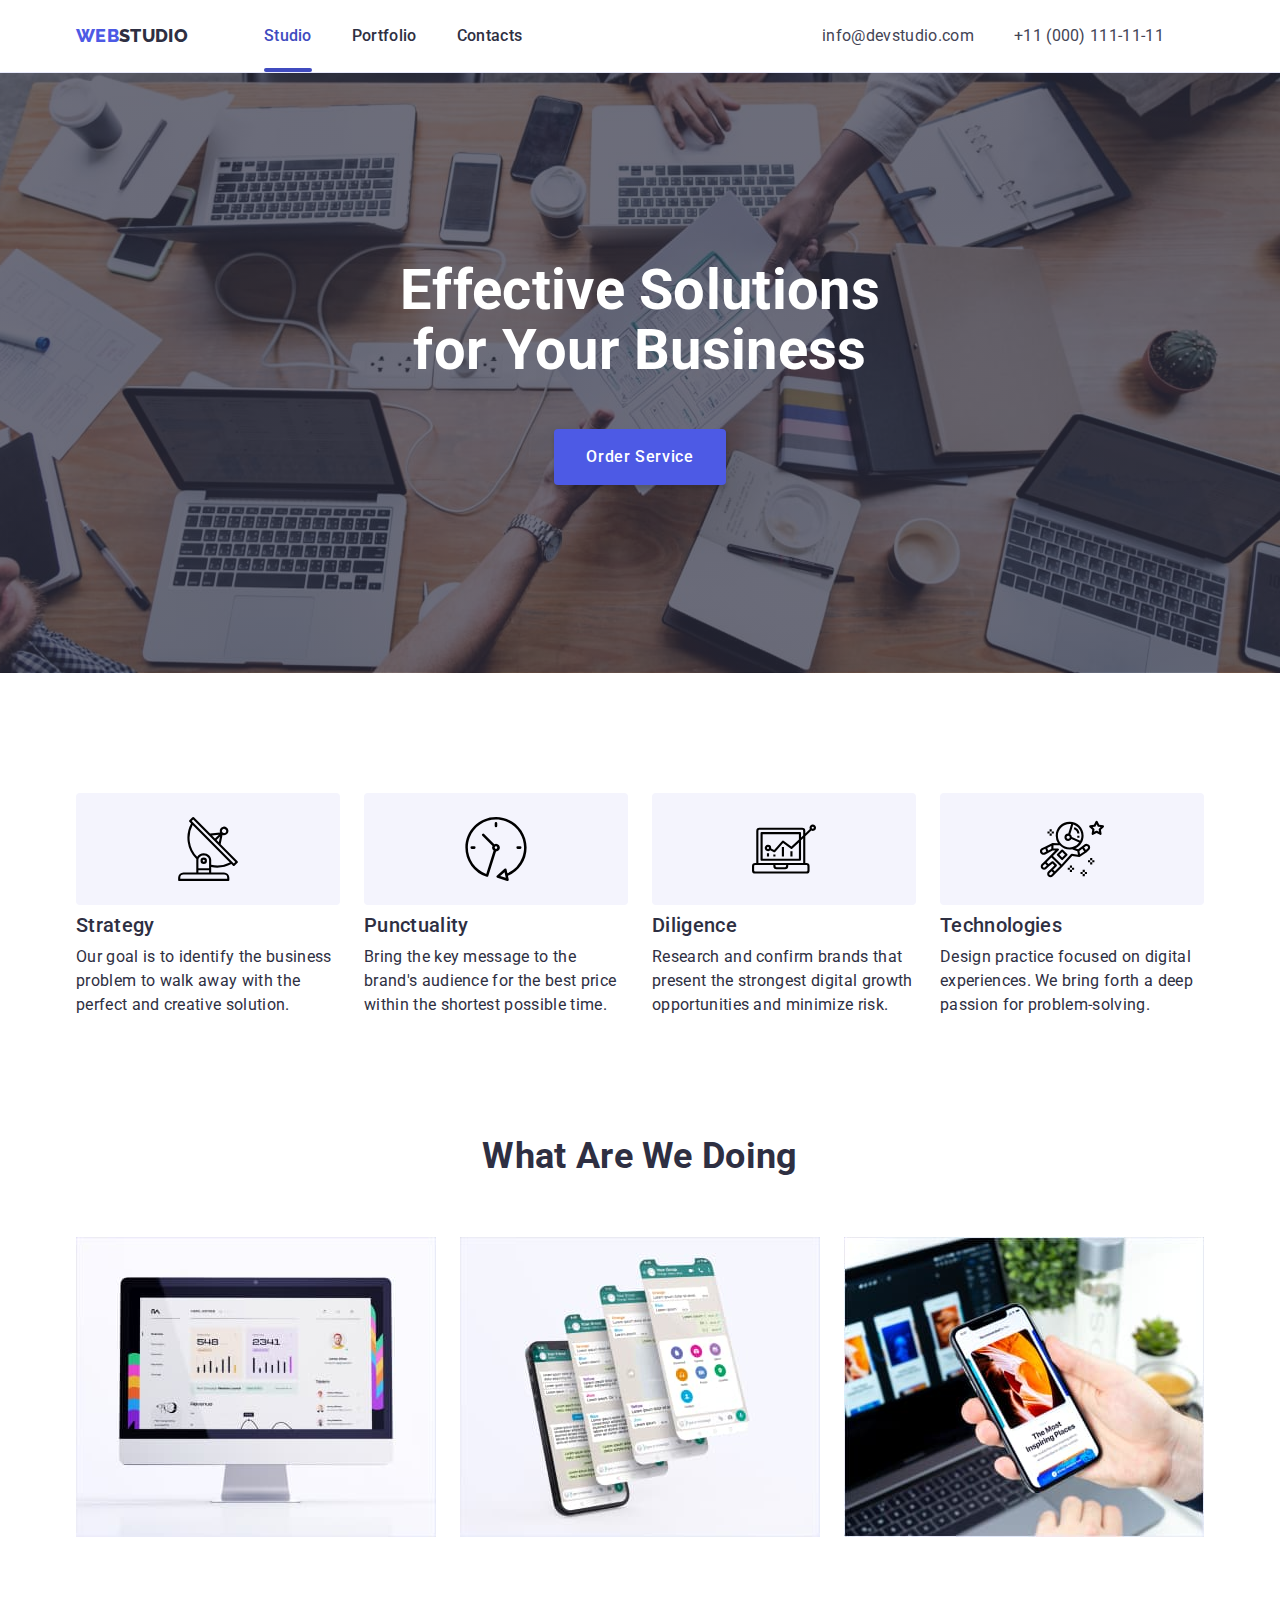
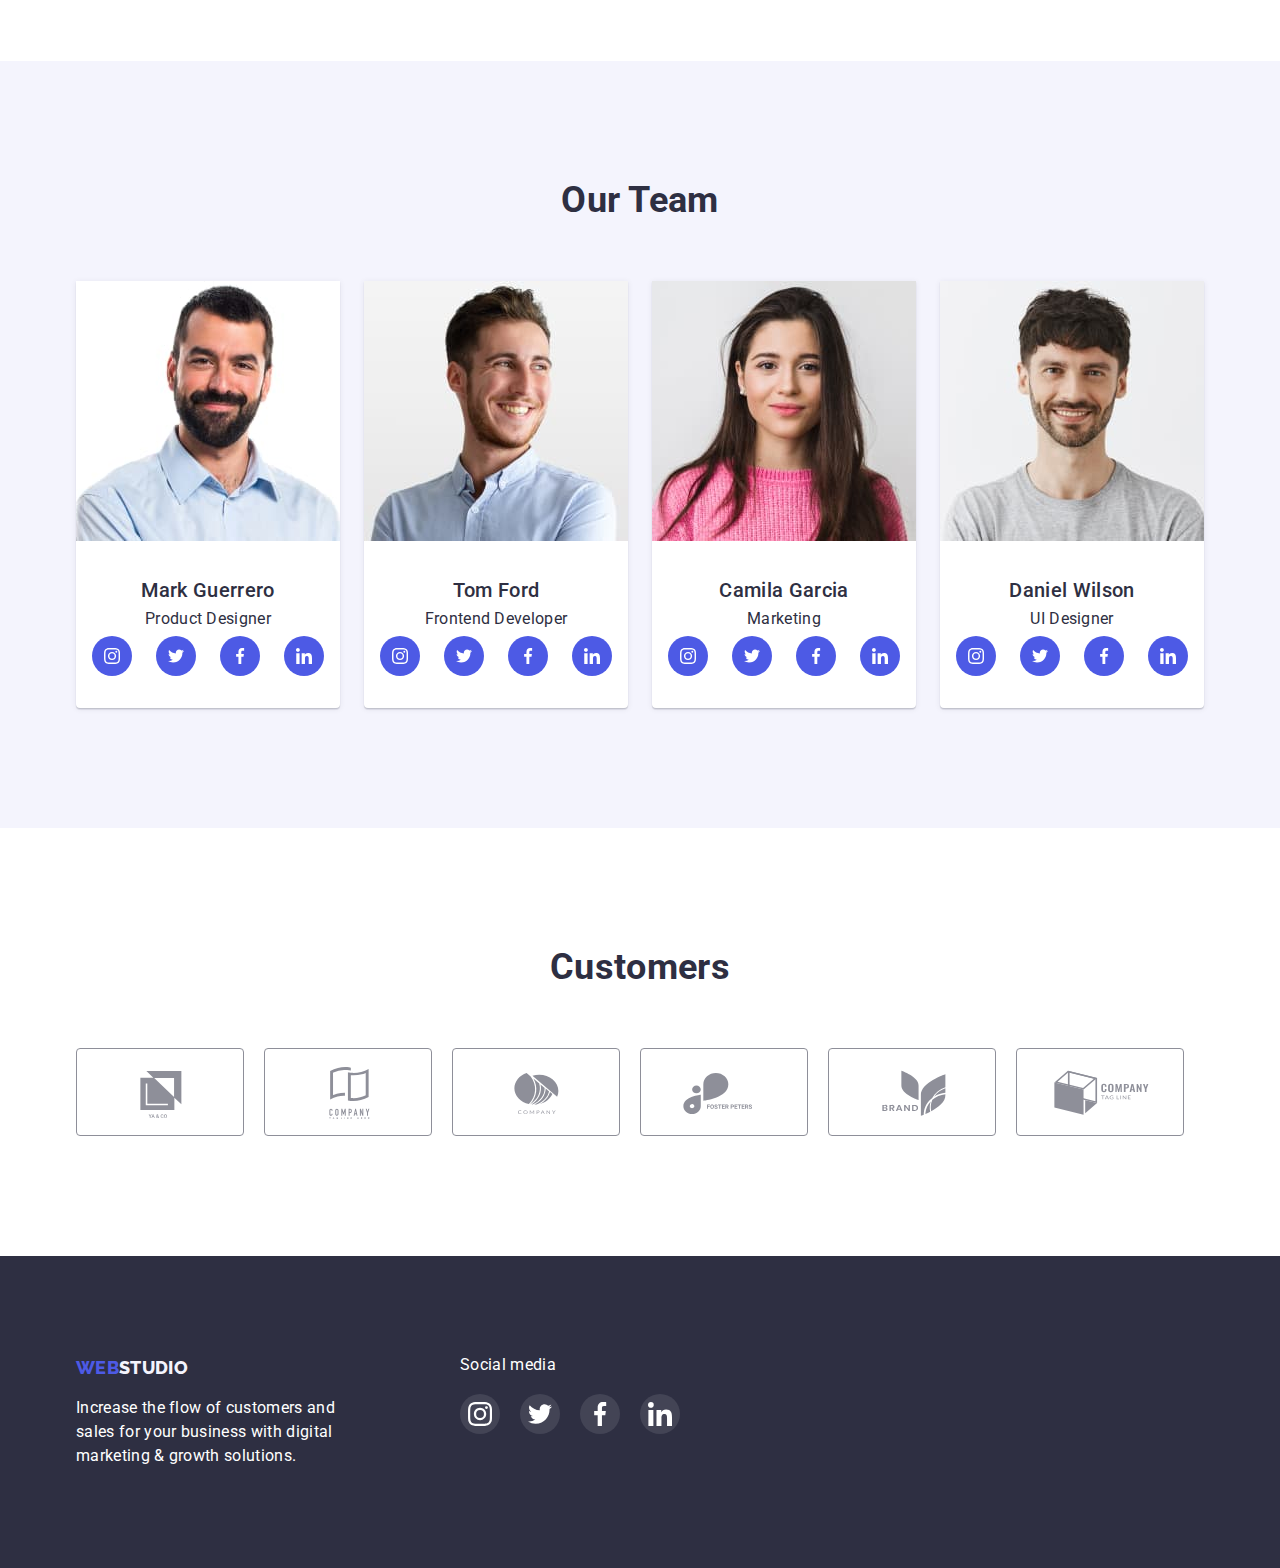
<file: index.html>
<!DOCTYPE html>
<html lang="en">

<head>
    <meta charset="UTF-8">
    <meta http-equiv="X-UA-Compatible" content="IE=edge">
    <meta name="viewport" content="width=device-width, initial-scale=1.0">
    <title>WebStudio</title>
    <link rel="stylesheet" href="https://cdn.jsdelivr.net/npm/modern-normalize@1.1.0/modern-normalize.min.css">
    <link rel="stylesheet" href="./css/styles.css">
    <link rel="preconnect" href="https://fonts.googleapis.com">
    <link rel="preconnect" href="https://fonts.gstatic.com" crossorigin>
    <link
        href="https://fonts.googleapis.com/css2?family=Raleway:wght@800&family=Roboto:wght@400;500;700;900&display=swap"
        rel="stylesheet">
</head>

<body>

    <!-- header -->

    <header>
        <div class="container header-div">
            <a class="logo point" href="./index.html">Web<span class="header-logo">Studio</span></a>
            <nav>
                <ul class="menu-list">
                    <li class="menu-items point">
                        <a class="menu-link current point" href="./index.html">Studio</a>
                    </li>

                    <li class="menu-items point">
                        <a class="menu-link point" href="./portfolio.html">Portfolio</a>
                    </li>

                    <li class="menu-items point">
                        <a class="menu-link point" href="#">Contacts</a>
                    </li>
                </ul>
            </nav>

            <address class="contact">
                <ul class="contact-list">
                    <li class="contact-items point">
                        <a class="contact-link point" href="mailto:info@devstudio.com">info@devstudio.com
                        </a>
                    </li>
                    <li class="contact-items point">
                        <a class="contact-link point" href="tel:+110001111111">+11 (000)
                            111-11-11
                        </a>
                    </li>
                </ul>
            </address>
        </div>

    </header>
    <main>

        <!-- hero -->

        <section class="hero">
            <div class="container">
                <h1 class="hero-title">Effective Solutions
                    for Your Business
                </h1>
                <button data-modal-open class="hero-btn" type="button">Order Service</button>
            </div>
        </section>


        <!-- quality -->

        <section class="section quality">
            <div class="container">
                <ul class="quality-list">
                    <li class="quality-items point">
                        <div class="svg">
                            <svg class="quality-img" width="64" height="64">
                                <use href="./images/icons.svg#icon-antenna"></use>
                            </svg>
                        </div>
                        <h3 class="text-title quality-title">Strategy</h3>
                        <p class="text">Our goal is to identify the business
                            problem to walk away with the perfect and creative solution.
                        </p>
                    </li>
                    <li class="quality-items point">
                        <div class="svg">
                            <svg class="quality-img" width="64" height="64">
                                <use href="./images/icons.svg#icon-clock"></use>
                            </svg>
                        </div>
                        <h3 class="text-title quality-title">Punctuality</h3>
                        <p class="text">Bring the key message to the brand's audience for the best price within the
                            shortest
                            possible
                            time.
                        </p>
                    </li>
                    <li class="quality-items point">
                        <div class="svg">
                            <svg class="quality-img" width="64" height="64">
                                <use href="./images/icons.svg#icon-diagram"></use>
                            </svg>
                        </div>
                        <h3 class="text-title quality-title">Diligence</h3>
                        <p class="text">Research and confirm brands that present the strongest digital growth
                            opportunities
                            and minimize
                            risk.
                        </p>
                    </li>
                    <li class="quality-items point">
                        <div class="svg">
                            <svg class="quality-img" width="64" height="64">
                                <use href="./images/icons.svg#icon-astronaut"></use>
                            </svg>
                        </div>
                        <h3 class="text-title quality-title">Technologies</h3>
                        <p class="text">Design practice focused on digital experiences. We bring forth a deep passion
                            for
                            problem-solving.
                        </p>
                    </li>
                </ul>
            </div>
        </section>



        <!-- specialization -->

        <section class="section specialization">
            <div class="container">
                <h2 class="section-title">What are we doing</h2>
                <ul class="specialization-list point">
                    <li class="specialization-items">
                        <img src="./images/desktop-computer.jpg" alt="desktop computer" width="360">
                    </li>
                    <li class="specialization-items">
                        <img src="./images/phone-screens.jpg" alt="phone screens" width="360">
                    </li>
                    <li class="specialization-items">
                        <img src="./images/phone-pc.jpg" alt="phone and PC connection" width="360">
                    </li>
                </ul>
            </div>
        </section>



        <!-- team -->

        <section class="section team">
            <div class="container">
                <h2 class="section-title">Our Team</h2>

                <ul class="team-list point">

                    <li class="team-items">
                        <img src="./images/photo-mark.jpg" alt="photo Mark" width="264">
                        <div class="wrap">
                            <h3 class="text-title">Mark Guerrero</h3>
                            <p class="team-text">Product Designer</p>
                            <ul class="team-contacts-list">
                                <li class="team-contacts point">
                                    <a href="https://www.instagram.com/" target="_blank"
                                        class="team-contacts-link" aria-label="Instagram">
                                        <svg class="team-contacts-icon" width="16px" height="16px">
                                            <use href="./images/icons.svg#icon-inst"></use>
                                        </svg>
                                    </a>
                                </li>
                                <li class="team-contacts point">
                                    <a href="https://twitter.com/" target="_blank"
                                        class="team-contacts-link" aria-label="Twitter">
                                        <svg class="team-contacts-icon" width="16px" height="16px">
                                            <use href="./images/icons.svg#icon-twt"></use>
                                        </svg>
                                    </a>
                                </li>
                                <li class="team-contacts point">
                                    <a href="https://www.facebook.com/" target="_blank"
                                        class="team-contacts-link" aria-label="Facebook">
                                        <svg class="team-contacts-icon" width="16px" height="16px">
                                            <use href="./images/icons.svg#icon-fb"></use>
                                        </svg>
                                    </a>
                                </li>
                                <li class="team-contacts point">
                                    <a href="https://www.linkedin.com/" target="_blank"
                                        class="team-contacts-link" aria-label="Linkedin">
                                        <svg class="team-contacts-icon" width="16px" height="16px">
                                            <use href="./images/icons.svg#icon-ld"></use>
                                        </svg>
                                    </a>
                                </li>
                            </ul>
                        </div>

                    </li>
                    <li class="team-items">
                        <img src="./images/photo-tom.jpg" alt="photo Tom" width="264">
                        <div class="wrap">
                            <h3 class="text-title">Tom Ford</h3>
                            <p class="team-text">Frontend Developer</p>
                            <ul class="team-contacts-list">
                                <li class="team-contacts point">
                                    <a href="https://www.instagram.com/" target="_blank"
                                        class="team-contacts-link" aria-label="Instagram">
                                        <svg class="team-contacts-icon" width="16px" height="16px">
                                            <use href="./images/icons.svg#icon-inst"></use>
                                        </svg>
                                    </a>
                                </li>
                                <li class="team-contacts point">
                                    <a href="https://twitter.com/" target="_blank"
                                        class="team-contacts-link" aria-label="Twitter">
                                        <svg class="team-contacts-icon" width="16px" height="16px">
                                            <use href="./images/icons.svg#icon-twt"></use>
                                        </svg>
                                    </a>
                                </li>
                                <li class="team-contacts point">
                                    <a href="https://www.facebook.com/" target="_blank"
                                        class="team-contacts-link" aria-label="Facebook">
                                        <svg class="team-contacts-icon" width="16px" height="16px">
                                            <use href="./images/icons.svg#icon-fb"></use>
                                        </svg>
                                    </a>
                                </li>
                                <li class="team-contacts point">
                                    <a href="https://www.linkedin.com/" target="_blank"
                                        class="team-contacts-link" aria-label="Linkedin">
                                        <svg class="team-contacts-icon" width="16px" height="16px">
                                            <use href="./images/icons.svg#icon-ld"></use>
                                        </svg>
                                    </a>
                                </li>
                            </ul>
                        </div>

                    </li>
                    <li class="team-items">
                        <img src="./images/photo-camila.jpg" alt="photo Camila" width="264">
                        <div class="wrap">
                            <h3 class="text-title">Camila Garcia</h3>
                            <p class="team-text">Marketing</p>
                            <ul class="team-contacts-list">
                                <li class="team-contacts point">
                                    <a href="https://www.instagram.com/" target="_blank"
                                        class="team-contacts-link" aria-label="Instagram">
                                        <svg class="team-contacts-icon" width="16px" height="16px">
                                            <use href="./images/icons.svg#icon-inst"></use>
                                        </svg>
                                    </a>
                                </li>
                                <li class="team-contacts point">
                                    <a href="https://twitter.com/" target="_blank"
                                        class="team-contacts-link" aria-label="Twitter">
                                        <svg class="team-contacts-icon" width="16px" height="16px">
                                            <use href="./images/icons.svg#icon-twt"></use>
                                        </svg>
                                    </a>
                                </li>
                                <li class="team-contacts point">
                                    <a href="https://www.facebook.com/" target="_blank"
                                        class="team-contacts-link" aria-label="Facebook">
                                        <svg class="team-contacts-icon" width="16px" height="16px">
                                            <use href="./images/icons.svg#icon-fb"></use>
                                        </svg>
                                    </a>
                                </li>
                                <li class="team-contacts point">
                                    <a href="https://www.linkedin.com/" target="_blank"
                                        class="team-contacts-link" aria-label="Linkedin">
                                        <svg class="team-contacts-icon" width="16px" height="16px">
                                            <use href="./images/icons.svg#icon-ld"></use>
                                        </svg>
                                    </a>
                                </li>
                            </ul>
                        </div>

                    </li>
                    <li class="team-items">
                        <img src="./images/photo-daniel.jpg" alt="photo Daniel" width="264">
                        <div class="wrap">
                            <h3 class="text-title">Daniel Wilson</h3>
                            <p class="team-text">UI Designer</p>
                            <ul class="team-contacts-list">
                                <li class="team-contacts point">
                                    <a href="https://www.instagram.com/" target="_blank"
                                        class="team-contacts-link" aria-label="Instagram">
                                        <svg class="team-contacts-icon" width="16px" height="16px">
                                            <use href="./images/icons.svg#icon-inst"></use>
                                        </svg>
                                    </a>
                                </li>
                                <li class="team-contacts point">
                                    <a href="https://twitter.com/" target="_blank"
                                        class="team-contacts-link" aria-label="Twitter">
                                        <svg class="team-contacts-icon" width="16px" height="16px">
                                            <use href="./images/icons.svg#icon-twt"></use>
                                        </svg>
                                    </a>
                                </li>
                                <li class="team-contacts point">
                                    <a href="https://www.facebook.com/" target="_blank"
                                        class="team-contacts-link" aria-label="Facebook">
                                        <svg class="team-contacts-icon" width="16px" height="16px">
                                            <use href="./images/icons.svg#icon-fb"></use>
                                        </svg>
                                    </a>
                                </li>
                                <li class="team-contacts point">
                                    <a href="https://www.linkedin.com/" target="_blank"
                                        class="team-contacts-link" aria-label="Linkedin">
                                        <svg class="team-contacts-icon" width="16px" height="16px">
                                            <use href="./images/icons.svg#icon-ld"></use>
                                        </svg>
                                    </a>
                                </li>
                            </ul>
                        </div>

                    </li>
                </ul>
            </div>
        </section>


        <!-- customers -->

        <section class="section customers">
            <div class="container">
                <h2 class="section-title">Customers</h2>
                <ul class="customers-list">
                    <li class="customers-items point">
                        <a href="#" class="customers-link" aria-label="company-1">
                            <svg class="customers-svg" width="104" height="56">
                                <use href="./images/icons.svg#icon-Logo-1"></use>
                            </svg>
                        </a>

                    </li>
                    <li class="customers-items point">
                        <a href="#" class="customers-link" aria-label="company-2">
                            <svg class="customers-svg" width="104px" height="56px">
                                <use href="./images/icons.svg#icon-Logo-2"></use>
                            </svg>
                        </a>
                    </li>
                    <li class="customers-items point">
                        <a href="#" class="customers-link" aria-label="company-3">
                            <svg class="customers-svg" width="104px" height="56px">
                                <use href="./images/icons.svg#icon-Logo-3"></use>
                            </svg>
                        </a>
                    </li>
                    <li class="customers-items point">
                        <a href="#" class="customers-link" aria-label="company-4">
                            <svg class="customers-svg" width="104px" height="56px">
                                <use href="./images/icons.svg#icon-Logo-4"></use>
                            </svg>
                        </a>
                    </li>
                    <li class="customers-items point">
                        <a href="#" class="customers-link" aria-label="company-5">
                            <svg class="customers-svg" width="104px" height="56px">
                                <use href="./images/icons.svg#icon-Logo-5"></use>
                            </svg>
                        </a>
                    </li>
                    <li class="customers-items point">
                        <a href="#" class="customers-link" aria-label="company-6">
                            <svg class="customers-svg" width="104px" height="56px">
                                <use href="./images/icons.svg#icon-Logo-6"></use>
                            </svg>
                        </a>
                    </li>
                </ul>
            </div>
        </section>
    </main>


    <!-- footer -->

    <footer class="foot">
        <div class="container cont-foot">
            <div class="logo-footer">
                <a class="logo-foot point" href="#">Web<span class="footer-logo">Studio</span></a>
                <p class="footer-text">Increase the flow of customers and sales for your business with digital marketing
                    &
                    growth solutions.
                </p>
            </div>

            <div class="foot-link">
                <p class="soc-text">Social media</p>
                <ul class="foot-list">
                    <li class="foot-soc">
                        <a href="https://www.instagram.com/" target="_blank" class="social-link"
                            aria-label="Instagram link">
                            <svg class="social-links" width="24px" height="24px">
                                <use href="./images/icons.svg#icon-inst"></use>
                            </svg>
                        </a>
                    </li>

                    <li class="foot-soc">
                        <a href="https://twitter.com/" target="_blank" class="social-link"
                            aria-label="Twitter link">
                            <svg class="social-links" width="24px" height="24px">
                                <use href="./images/icons.svg#icon-twt"></use>
                            </svg>
                        </a>
                    </li>
                    <li class="foot-soc">
                        <a href="https://www.facebook.com/" target="_blank" class="social-link"
                            aria-label="Facebook link">
                            <svg class="social-links" width="24px" height="24px">
                                <use href="./images/icons.svg#icon-fb"></use>
                            </svg>
                        </a>
                    </li>
                    <li class="foot-soc">
                        <a href="https://www.linkedin.com/" target="_blank" class="social-link"
                            aria-label="Linkedin link">
                            <svg class="social-links" width="24px" height="24px">
                                <use href="./images/icons.svg#icon-ld"></use>
                            </svg>
                        </a>
                    </li>
                </ul>
            </div>
        </div>
    </footer>
    <!-- modal window -->
    <div data-modal class="backdrop-modal is-hidden">
        <div class="modal">
            <button data-modal-close class="modal-btn" type="button">
                <svg class="modal-icon" width="8" height="8">
                    <use href="./images/icons.svg#close"></use>
                </svg>
            </button>
        </div>
    </div>
    <script src="./js/modal.js"></script>
</body>

</html>
</file>
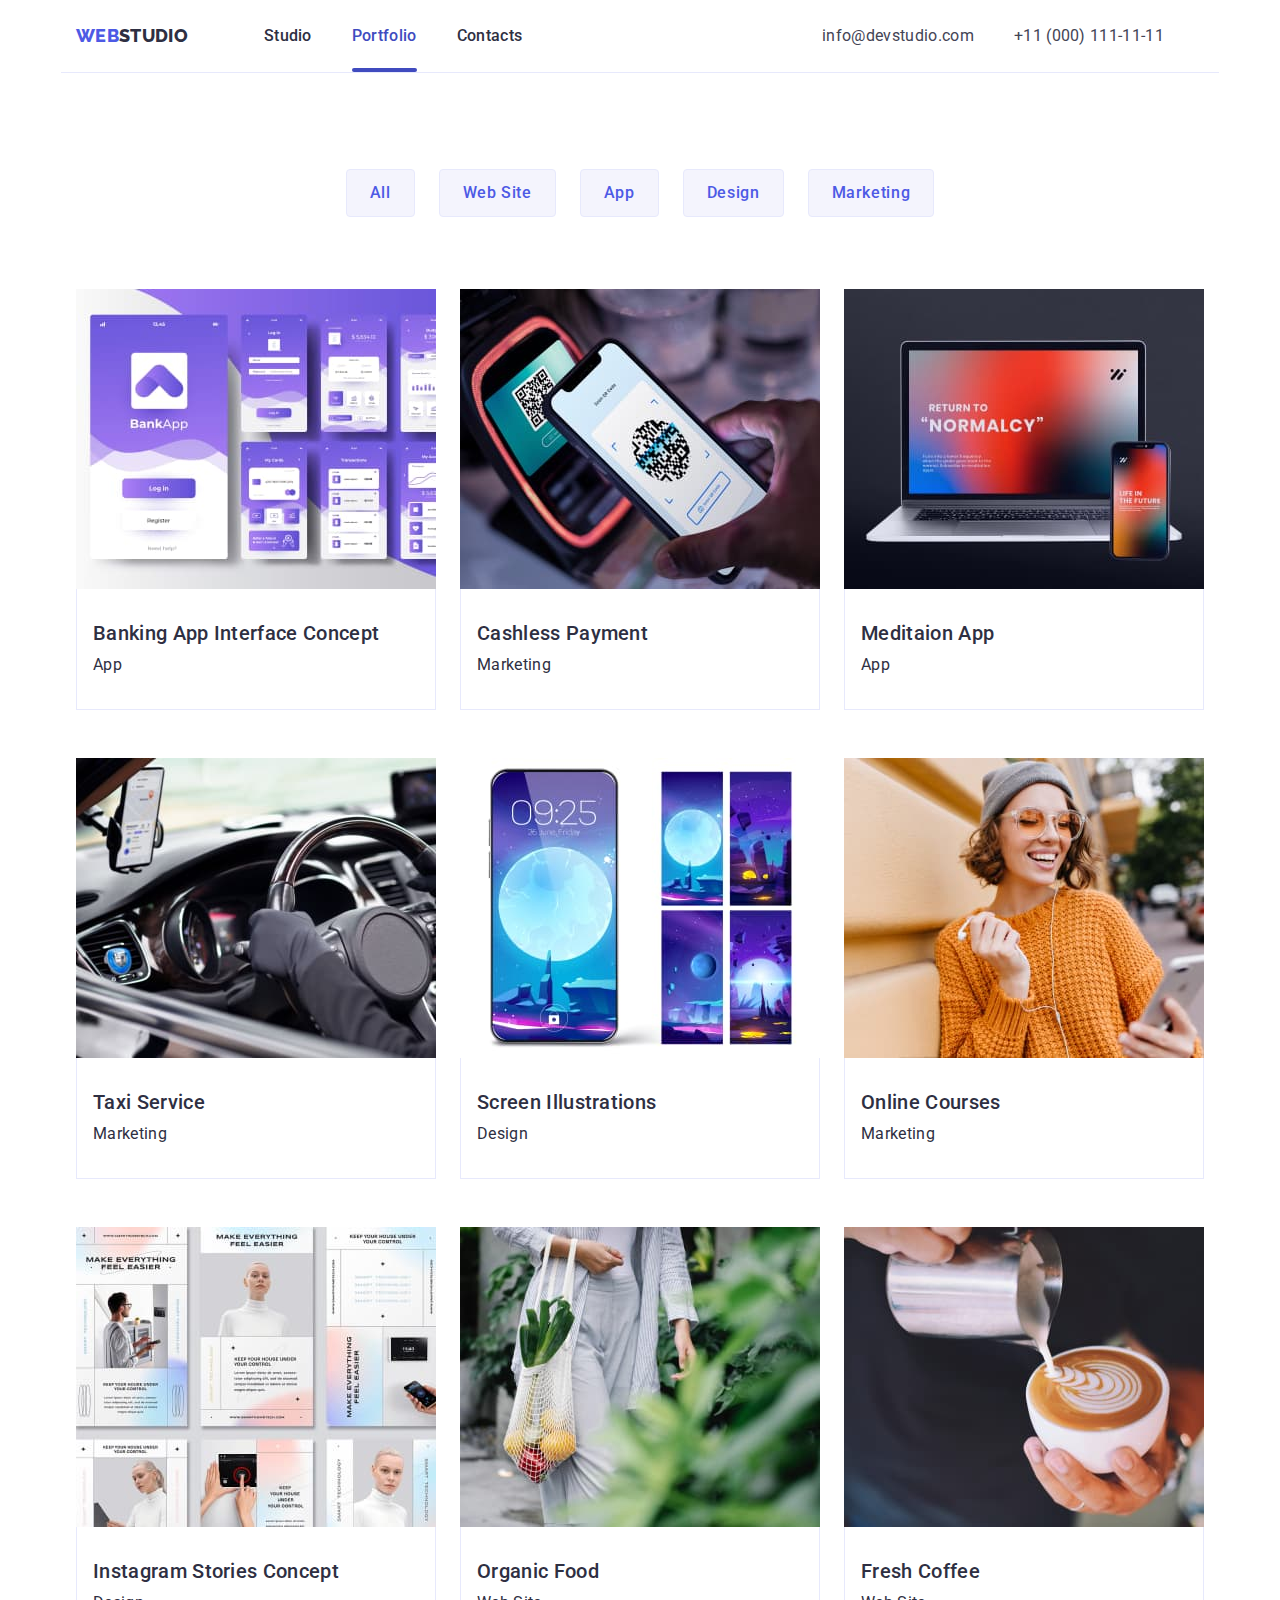
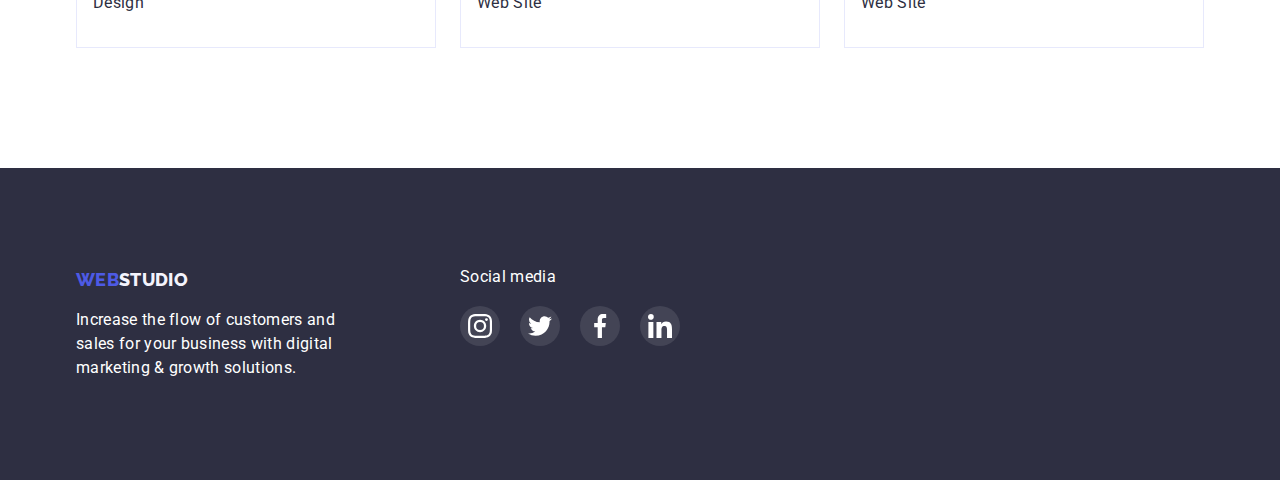
<file: portfolio.html>
<!DOCTYPE html>
<html lang="en">

<head>
    <meta charset="UTF-8">
    <meta http-equiv="X-UA-Compatible" content="IE=edge">
    <meta name="viewport" content="width=device-width, initial-scale=1.0">
    <title>Portfolio</title>
    <link rel="stylesheet" href="https://cdn.jsdelivr.net/npm/modern-normalize@1.1.0/modern-normalize.min.css">
    <link rel="stylesheet" href="./css/styles.css">
    <link rel="preconnect" href="https://fonts.googleapis.com">
    <link rel="preconnect" href="https://fonts.gstatic.com" crossorigin>
    <link
        href="https://fonts.googleapis.com/css2?family=Raleway:wght@800&family=Roboto:wght@400;500;700;900&display=swap"
        rel="stylesheet">
</head>

<body>

    <!-- header -->

    <header class="container">
        <div class="header-div">
            <a class="logo point" href="./index.html">Web<span class="header-logo">Studio</span>
            </a>
            <nav>
                <ul class="menu-list">
                    <li class="menu-items point">
                        <a class="menu-link point" href="./index.html">Studio</a>
                    </li>

                    <li class="menu-items point">
                        <a class="menu-link current point" href="./portfolio.html">Portfolio</a>
                    </li>

                    <li class="menu-items point">
                        <a class="menu-link point" href="#">Contacts</a>
                    </li>
                </ul>
            </nav>

            <address class="contact">
                <ul class="contact-list">
                    <li class="contact-items point">
                        <a class="contact-link point" href="mailto:info@devstudio.com">info@devstudio.com</a>
                    </li>
                    <li class="contact-items point">
                        <a class="contact-link point" href="tel:+110001111111">+11 (000) 111-11-11</a>
                    </li>
                </ul>
            </address>

        </div>

    </header>
    <main>

        <!-- Filters buttons-->

        <section class="section portfolio">
            <div class="container">
                <h1 hidden>#</h1>
                <ul class="filters-list point">
                    <li class="filters-items">
                        <button class="filters-btn" type="button">All</button>
                    </li>
                    <li class="filters-items">
                        <button class="filters-btn" type="button">Web Site</button>
                    </li>
                    <li class="filters-items">
                        <button class="filters-btn" type="button">App</button>
                    </li>
                    <li class="filters-items">
                        <button class="filters-btn" type="button">Design</button>
                    </li>
                    <li><button class="filters-btn" type="button">Marketing</button>
                    </li>
                </ul>


                <!-- portfolio list -->
                <ul class="img-list point">
                    <li class="img-items">
                        <a class="portfolio-link point" href="#">
                            <div class="port-wrapper">
                                <img class="port-img" src="./images/portfolio/portfolio-row1-first.jpg"
                                    alt="Banking app interface concept" width="360" height="300">
                                <p class="overlay">Lorem, ipsum dolor sit amet consectetur adipisicing elit.
                                    Perferendis,
                                    quidem! Optio, corporis beatae!</p>
                            </div>

                            <div class="delineation">
                                <h2 class="text-title">Banking App Interface Concept</h2>
                                <p class="text">App</p>
                            </div>
                        </a>
                    </li>

                    <li class="img-items">
                        <a class="portfolio-link point" href="#">
                            <div class="port-wrapper">
                                <img class="port-img" src="./images/portfolio/portfolio-row1-second.jpg" alt="Cashless payment photo"
                                    width="360" height="300">
                                <p class="overlay">Lorem, ipsum dolor sit amet consectetur adipisicing elit.
                                    Perferendis,
                                    quidem! Optio, corporis beatae!</p>
                            </div>

                            <div class="delineation">
                                <h2 class="text-title">Cashless Payment</h2>
                                <p class="text">Marketing</p>
                            </div>
                        </a>


                    </li>
                    <li class="img-items">
                        <a class="portfolio-link point" href="#">
                            <div class="port-wrapper">
                                <img class="port-img" src="./images/portfolio/portfolio-row1-third.jpg" alt="Meditaion app photo"
                                    width="360" height="300">
                                <p class="overlay">Lorem,
                                    ipsum dolor sit amet consectetur adipisicing elit. Perferendis,
                                    quidem ! Optio,
                                    corporis beatae !</p>
                            </div>

                            <div class="delineation">
                                <h2 class="text-title">Meditaion App</h2>
                                <p class="text">App</p>
                            </div>
                        </a>
                    </li>
                    <li class="img-items">
                        <a class="portfolio-link point" href="#">
                            <div class="port-wrapper">
                                <img class="port-img" src="./images/portfolio/portfolio-row2-first.jpg" alt="Taxi service photo"
                                    width="360" height="300">
                                <p class="overlay">Lorem,
                                    ipsum dolor sit amet consectetur adipisicing elit. Perferendis,
                                    quidem ! Optio,
                                    corporis beatae !</p>
                            </div>

                            <div class="delineation">
                                <h2 class="text-title">Taxi Service</h2>
                                <p class="text">Marketing</p>
                            </div>
                        </a>
                    </li>
                    <li class="img-items">
                        <a class="portfolio-link point" href="#">
                            <div class="port-wrapper">
                                <img class="port-img" src="./images/portfolio/portfolio-row2-second.jpg" alt="Screen illustrations photo"
                                    width="360" height="300">
                                <p class="overlay">Lorem,
                                    ipsum dolor sit amet consectetur adipisicing elit. Perferendis,
                                    quidem ! Optio,
                                    corporis beatae !</p>
                            </div>

                            <div class="delineation">
                                <h2 class="text-title">Screen Illustrations</h2>
                                <p class="text">Design</p>
                            </div>
                        </a>
                    </li>
                    <li class="img-items">
                        <a class="portfolio-link point" href="#">
                            <div class="port-wrapper">
                                <img class="port-img" src="./images/portfolio/portfolio-row2-third.jpg" alt="Online courses" width="360"
                                    height="300">
                                <p class="overlay">Lorem,
                                    ipsum dolor sit amet consectetur adipisicing elit. Perferendis,
                                    quidem ! Optio,
                                    corporis beatae !</p>
                            </div>

                            <div class="delineation">
                                <h2 class="text-title">Online Courses</h2>
                                <p class="text">Marketing</p>
                            </div>
                        </a>
                    </li>
                    <li class="img-items">
                        <a class="portfolio-link point" href="#">
                            <div class="port-wrapper">
                                <img class="port-img" src="./images/portfolio/portfolio-row3-first.jpg" alt="Instagram stories concept"
                                    width="360" height="300">
                                <p class="overlay">Lorem,
                                    ipsum dolor sit amet consectetur adipisicing elit. Perferendis,
                                    quidem ! Optio,
                                    corporis beatae !</p>
                            </div>

                            <div class="delineation">
                                <h2 class="text-title">Instagram Stories Concept</h2>
                                <p class="text">Design</p>
                            </div>
                        </a>
                    </li>
                    <li class="img-items">
                        <a class="portfolio-link point" href="#">
                            <div class="port-wrapper">
                                <img class="port-img" src="./images/portfolio/portfolio-row3-second.jpg" alt="Organic food photo"
                                    width="360" height="300">
                                <p class="overlay">Lorem,
                                    ipsum dolor sit amet consectetur adipisicing elit. Perferendis,
                                    quidem ! Optio,
                                    corporis beatae !</p>
                            </div>

                            <div class="delineation">
                                <h2 class="text-title">Organic Food</h2>
                                <p class="text">Web Site</p>
                            </div>
                        </a>
                    </li>
                    <li class="img-items">
                        <a class="portfolio-link point" href="#">
                            <div class="port-wrapper">
                                <img class="port-img" src="./images/portfolio/portfolio-row3-third.jpg" alt="Fresh coffee photo"
                                    width="360" height="300">
                                <p class="overlay">Lorem,
                                    ipsum dolor sit amet consectetur adipisicing elit. Perferendis,
                                    quidem ! Optio,
                                    corporis beatae !</p>
                            </div>

                            <div class="delineation">
                                <h2 class="text-title">Fresh Coffee</h2>
                                <p class="text">Web Site</p>
                            </div>
                        </a>
                    </li>
                </ul>
            </div>
        </section>
    </main>

    <!-- footer -->

    <footer class="foot">
        <div class="container cont-foot">
            <div class="logo-footer">
                <a class="logo-foot point" href="#">Web<span class="footer-logo">Studio</span></a>
                <p class="footer-text">Increase the flow of customers and sales for your business with digital marketing
                    &
                    growth solutions.
                </p>
            </div>

            <div class="foot-link">
                <p class="soc-text">Social media</p>
                <ul class="foot-list">
                    <li class="foot-soc">
                        <a href="https://www.instagram.com/" target="_blank" class="social-link"
                            aria-label="Instagram link">
                            <svg class="social-links" width="24px" height="24px">
                                <use href="./images/icons.svg#icon-inst"></use>
                            </svg>
                        </a>
                    </li>

                    <li class="foot-soc">
                        <a href="https://twitter.com/" target="_blank" class="social-link" aria-label="Twitter link">
                            <svg class="social-links" width="24px" height="24px">
                                <use href="./images/icons.svg#icon-twt"></use>
                            </svg>
                        </a>
                    </li>
                    <li class="foot-soc">
                        <a href="https://www.facebook.com/" target="_blank" class="social-link"
                            aria-label="Facebook link">
                            <svg class="social-links" width="24px" height="24px">
                                <use href="./images/icons.svg#icon-fb"></use>
                            </svg>
                        </a>
                    </li>
                    <li class="foot-soc">
                        <a href="https://www.linkedin.com/" target="_blank" class="social-link"
                            aria-label="Linkedin link">
                            <svg class="social-links" width="24px" height="24px">
                                <use href="./images/icons.svg#icon-ld"></use>
                            </svg>
                        </a>
                    </li>
                </ul>
            </div>
        </div>
    </footer>
</body>

</html>
</file>
<file: css/styles.css>
:root {
    --primary-text-color: #2E2F42;
    --link-color: #434455;
    --logo-btn-color: #4D5AE5;
    --hover-focus-color: #404BBF;
    --footerlogo-bcg-color: #F4F4FD;
    --white-color: #ffffff;
    --filter-btn: #E7E9FC;
    --hover-footer: #31D0AA;

}

body {
    font-family: "Roboto", sans-serif;
    letter-spacing: 0.02em;
    color: var(--primary-text-color);
    background-color: var(--white-color);
}

h1,
h2,
h3,
h4,
h5,
h6 {
    margin: 0;
    padding: 0;
}

p {
    margin: 0;
    padding: 0;
}

ul {
    margin: 0;
    padding: 0;
}

/* контейнер задає область контенту */
.container {
    width: 1158px;
    padding-left: 15px;
    padding-right: 15px;
    margin-left: auto;
    margin-right: auto;
}

/* приховати підкреслення/крапку */
.point {
    text-decoration: none;
    list-style-type: none;
}




/* header */

header {
    border-bottom: 1px solid var(--filter-btn);
}

.logo {
    font-family: "Raleway", sans-serif;
    font-weight: 800;
    font-size: 18px;
    line-height: 1.33;
    color: var(--logo-btn-color);
    text-transform: uppercase;
}

.header-logo {
    color: var(--primary-text-color);
}

.header-div {
    display: flex;
    align-items: center;
}


.footer-logo {
    color: var(--footerlogo-bcg-color);
}

.menu-list {
    font-family: 'Roboto';
    font-weight: 500;
    font-size: 16px;
    line-height: 1.5;
    letter-spacing: 0.02em;
    color: var(--primary-text-color);
    display: flex;
    margin-left: 76px;
}

.menu-link {
    color: var(--primary-text-color);
    display: block;
    padding: 24px 0;
    margin-right: 40px;
    position: relative;
    transition-duration: 250ms;
    transition-property: color;
    transition-timing-function: cubic-bezier(0.4, 0, 0.2, 1);

}

.menu-link:hover,
.menu-link:focus {
    color: var(--hover-focus-color);
}

.current {
    color: var(--hover-focus-color);
}

.menu-link.current::after {
    position: absolute;
    bottom: 0;
    content: '';
    display: block;
    width: 100%;
    height: 4px;
    border-radius: 4px;
    background-color: var(--hover-focus-color);
}

.contact {
    margin-left: auto;
}


.contact-list {
    line-height: 1.5;
    letter-spacing: 0.02em;
    color: var(--link-color);
    display: flex;
}

.contact-link {
    font-style: normal;
    color: var(--link-color);
    display: block;
    transition-duration: 250ms;
    transition-property: color;
    transition-timing-function: cubic-bezier(0.4, 0, 0.2, 1);
}

.contact-link:hover,
.contact-link:focus {
    color: var(--hover-focus-color);
}

.contact-items {
    margin-right: 40px;
}

/* hero */
.hero {
    background-color: var(--primary-text-color);
    padding-top: 188px;
    padding-bottom: 188px;
    text-align: center;
    background-image: linear-gradient(rgba(46, 47, 66, 0.7), rgba(46, 47, 66, 0.7)), url(../images/hero/people-office\ 1.jpg);
    max-width: 1440px;
    background-repeat: no-repeat;
    background-position: center;
    margin-left: auto;
    margin-right: auto;
}

.backdrop {
    background-image: linear-gradient(rgba(46, 47, 66, 0.7), rgba(46, 47, 66, 0.7)), url(../images/hero/people-office\ 1.jpg);
    background-repeat: no-repeat;
    text-align: center;
    width: 100%;
    height: 100%;
}

.hero-title {
    font-size: 56px;
    line-height: 1.07;
    text-align: center;
    color: var(--white-color);
    margin-bottom: 48px;
    max-width: 496px;
    margin-left: auto;
    margin-right: auto;
}

.hero-btn {
    background-color: var(--logo-btn-color);
    color: var(--white-color);
    font-family: 'Roboto', sans-serif;
    font-weight: 500;
    font-size: 16px;
    line-height: 1.5;
    letter-spacing: 0.04em;
    cursor: pointer;
    box-shadow: 0px 4px 4px rgba(0, 0, 0, 0.15);
    border-radius: 4px;
    border: none;
    padding: 16px 32px;
    transition-duration: 250ms;
    transition-property: background, box-shadow;
    transition-timing-function: cubic-bezier(0.4, 0, 0.2, 1);
}

.hero-btn:hover,
.hero-btn:focus {
    background: var(--hover-focus-color);
    box-shadow: 0px 1px 6px rgba(46, 47, 66, 0.08);
    border-radius: 4px;
    letter-spacing: 0.04em;

}

.text-title {
    font-weight: 500;
    font-size: 20px;
    line-height: 1.2;
}

.text {
    font-size: 16px;
    line-height: 1.5;
    margin-top: 8px;
}

.section-title {
    font-size: 36px;
    line-height: 1.11;
    text-align: center;
    text-transform: capitalize;
    margin-bottom: 60px;
}

.section {
    padding-top: 120px;
    padding-bottom: 120px;
}

.quality-list {
    display: flex;
    gap: 24px;
}

.quality-items {
    flex-basis: calc((100% - 24px)/4);

}

.quality-title {
    margin-bottom: 8px;
}

.specialization {
    padding-top: 0;
}

.specialization-list {
    display: flex;
    gap: 24px;
}

/* team */

.team {
    background-color: var(--footerlogo-bcg-color);
}

.team-items {
    background-color: var(--white-color);
    flex-basis: calc((100%-72px)/4);
    box-shadow: 0px 1px 6px rgba(46, 47, 66, 0.08), 0px 1px 1px rgba(46, 47, 66, 0.16), 0px 2px 1px rgba(46, 47, 66, 0.08);
    border-radius: 0px 0px 4px 4px;
}

.team-list {
    display: flex;
    gap: 24px;
}

.wrap {
    padding: 32px 0;
    text-align: center;
}

.team-text {
    margin-top: 8px;
}

/* footer */

.foot {
    background-color: var(--primary-text-color);
    padding-top: 100px;
    padding-bottom: 100px;

}

.footer-text {
    color: var(--white-color);
    font-size: 16px;
    line-height: 1.5;
    letter-spacing: 0.02em;
    width: 264px;
}

.logo-foot {
    font-family: "Raleway", sans-serif;
    font-weight: 800;
    font-size: 18px;
    line-height: 1.33;
    color: var(--logo-btn-color);
    text-transform: uppercase;
    margin-bottom: 16px;
    display: block;

}

.cont-foot {
    display: flex;
    gap: 120px;
}

.foot-soc {
    color: var(--white-color);
    margin-bottom: 16px;
    font-weight: 500;
    line-height: calc(24/16);
    list-style: none;
    float: left;
}

.soc-text {
    color: var(--white-color);
    margin-bottom: 20px;
}

.foot-list {
    display: flex;
    gap: 20px;
    float: left;
}

.foot-soc:last-child {
    margin-right: 0;
}

.social-link {
    display: flex;
    fill: var(--white-color);
    background-color: var(--link-color);
    border-radius: 50%;
    width: 40px;
    height: 40px;
    justify-content: center;
    align-items: center;
    transition-duration: 250ms;
    transition-property: background-color;
    transition-timing-function: cubic-bezier(0.4, 0, 0.2, 1);
}

.social-link:hover,
.social-link:focus {
    background-color: var(--hover-footer);
}




/* portfolio*/


.filters-btn {
    background-color: var(--footerlogo-bcg-color);
    color: var(--logo-btn-color);
    font-family: 'Roboto', sans-serif;
    font-weight: 500;
    font-size: 16px;
    line-height: 1.5;
    letter-spacing: 0.04em;
    cursor: pointer;
    border: 1px solid var(--filter-btn);
    border-radius: 4px;
    padding: 11px 23px;
    transition-duration: 250ms;
    transition-property: background, color, border-color, box-shadow;
    transition-timing-function: cubic-bezier(0.4, 0, 0.2, 1);

}

.filters-btn:hover,
.filters-btn:focus {
    background: var(--hover-focus-color);
    color: var(--white-color);
    box-shadow: 0px 1px 6px rgba(46, 47, 66, 0.58);
    border-color: var(--hover-focus-color);

}

.portfolio {
    padding-top: 96px;
}

.filters-list {
    display: flex;
    justify-content: center;
    margin-bottom: 72px;
}

.filters-items {
    margin-right: 24px;
}

.filters-items:hover {
    box-shadow: 0px 1px 6px rgba(46, 47, 66, 0.18);
}

.port-img {
    display: block;
    min-width: 100%;
    height: auto;
}

.img-list {
    display: flex;
    flex-wrap: wrap;
    row-gap: 48px;
    column-gap: 24px;
}

.img-items {
    flex-basis: calc((100% - 48px) / 3);
}

.portfolio-link {
    display: block;
    position: relative;
}

.portfolio-link:hover {
    box-shadow: 0px 1px 6px rgba(46, 47, 66, 0.08), 0px 1px 1px rgba(46, 47, 66, 0.16), 0px 2px 1px rgba(46, 47, 66, 0.08);
}

.portfolio-link:hover .overlay,
.portfolio-link:focus .overlay{
transform: translate(0, 0);
}

.overlay {
    position: absolute;
    top: 0;
    left: 0;
    width: 100%;
    height: 100%;
    overflow: auto;
    transform: translate(0, 100%);
    transition: transform 250ms linear;
    background-color: hsla(235, 75%, 60%, 0.95);
    font-size: 20px;
    color: var(--white-color);
    padding-top: 40px;
    padding-left: 50px;
}


.port-wrapper {
    display: block;
    position: relative;
    overflow: hidden;
}

.delineation {
    padding: 32px 16px;
    border: 1px solid var(--filter-btn);
    border-top: none;
    color: var(--primary-text-color);
}

.svg {
    display: flex;
    justify-content: center;
    align-items: center;
    margin-bottom: 8px;
    height: 112px;
    border-radius: 4px;
    background-color: var(--footerlogo-bcg-color);
}


.customers-list {
    display: flex;

}

.customers-items {
    flex-basis: calc((100% - 24px) / 5);

}



.customers-link {
    display: flex;
    align-items: center;
    justify-content: center;
    border: 1px solid #8E8F99;
    border-radius: 4px;
    width: 168px;
    height: 88px;
    color: #8E8F99;
    transition-duration: 250ms;
    transition-property: color, border-color;
    transition-timing-function: cubic-bezier(0.4, 0, 0.2, 1);
}

.customers-link:hover,
.customers-link:focus {
    border-color: var(--hover-focus-color);
    color: var(--hover-focus-color);
}

.customers-svg {
    fill: currentColor;
}

.team-contacts {
    width: 40px;
    height: 40px;
    padding-left: 0;
}

.team-contacts-list {
    display: flex;
    gap: 24px;
    justify-content: center;
    padding-top: 8px;
}

.team-contacts-link {
    display: flex;
    align-items: center;
    justify-content: center;
    width: 40px;
    height: 40px;
    background-color: var(--logo-btn-color);
    border-radius: 50%;
    transition-duration: 250ms;
    transition-property: background-color;
    transition-timing-function: cubic-bezier(0.4, 0, 0.2, 1);
}

.team-contacts-link:hover,
.team-contacts-link:focus {
    background-color: var(--hover-focus-color);
}

.team-contacts-icon {
    fill: var(--white-color);
}



/* modal window */
.backdrop-modal {
    position: fixed;
    background-color: rgba(46, 47, 66, 0.4);
    width: 100%;
    height: 100%;
    top: 0;
    left: 0;
    transition: opacity 250ms cubic-bezier(0.4, 0, 0.2, 1), visibility 250ms cubic-bezier(0.4, 0, 0.2, 1);
}

.backdrop-modal.is-hidden {
    visibility: hidden;
    opacity: 0;
    pointer-events: none;
}

.modal {
    position: absolute;
    top: 28%;
    left: 50%;
    transform: translate(-50%, -50%);
    width: 408px;
    min-height: 576px;
    background: #FCFCFC;
    box-shadow: 0px 1px 1px rgba(0, 0, 0, 0.14), 0px 1px 3px rgba(0, 0, 0, 0.12), 0px 2px 1px rgba(0, 0, 0, 0.2);
    border-radius: 4px;
}

.modal-btn {
    position: absolute;
    top: 24px;
    right: 24px;
    display: flex;
    align-items: center;
    justify-content: center;
    cursor: pointer;
    padding: 0;
    width: 24px;
    height: 24px;
    border-radius: 50%;
    background: #E7E9FC;
    border: 1px solid rgba(0, 0, 0, 0.1);
}
</file>
